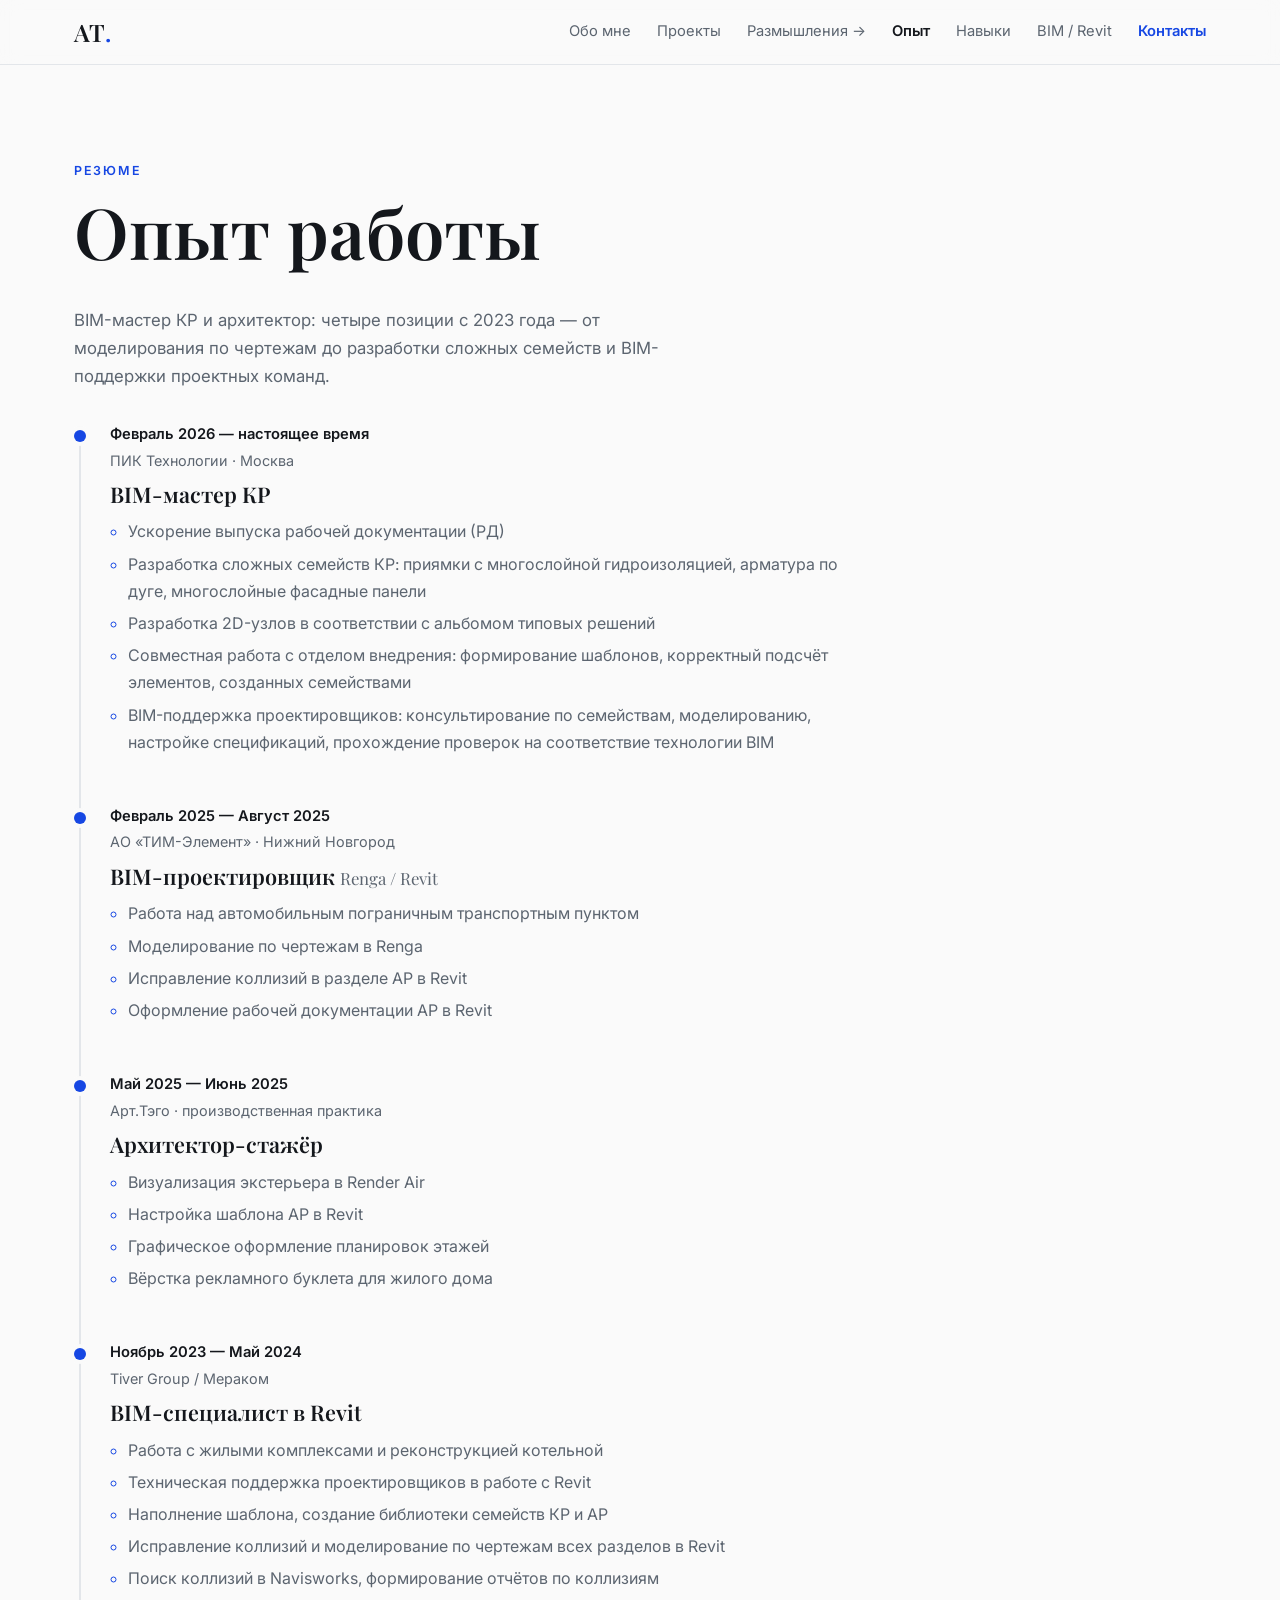
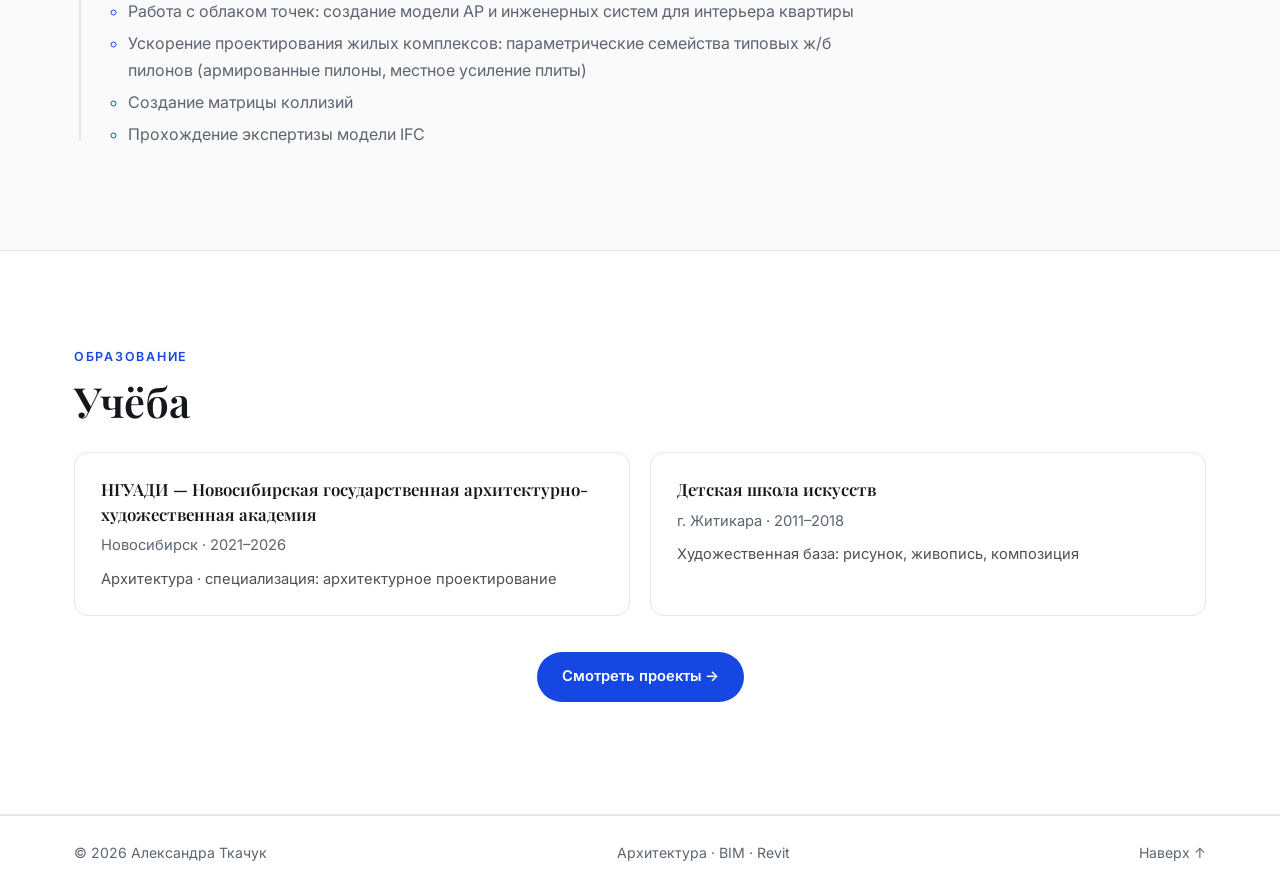
<file: experience.html>
<!DOCTYPE html>
<html lang="ru">
<head>
  <meta charset="UTF-8">
  <meta name="viewport" content="width=device-width, initial-scale=1.0">
  <title>Опыт работы — Александра Ткачук</title>
  <meta name="description" content="Опыт работы Александры Ткачук: BIM-мастер КР в ПИК Технологии, ТИМ-Элемент, Арт.Тэго, Tiver Group / Мераком. Образование НГУАДИ.">
  <meta property="og:title" content="Опыт работы — Александра Ткачук">
  <meta property="og:description" content="BIM-мастер КР · Revit · Navisworks · Renga. Образование НГУАДИ, 2021–2026.">
  <link rel="icon" href="data:image/svg+xml,%3Csvg xmlns='http://www.w3.org/2000/svg' viewBox='0 0 100 100'%3E%3Crect width='100' height='100' fill='%231647e3'/%3E%3Ctext x='50' y='68' font-size='52' text-anchor='middle' fill='white' font-family='Georgia'%3E%D0%90%D0%A2%3C/text%3E%3C/svg%3E">
  <link rel="preconnect" href="https://fonts.googleapis.com">
  <link rel="preconnect" href="https://fonts.gstatic.com" crossorigin>
  <link href="https://fonts.googleapis.com/css2?family=Inter:wght@300;400;500;600&family=Playfair+Display:ital,wght@0,400;0,600;1,400&display=swap" rel="stylesheet">
  <link rel="stylesheet" href="css/style.css?v=7">
</head>
<body>

  <header class="site-header" id="top">
    <div class="container header-inner">
      <a href="index.html" class="logo">АТ<span class="logo-dot">.</span></a>
      <nav class="nav">
        <a href="index.html#about">Обо мне</a>
        <a href="projects.html">Проекты</a>

        <a href="thoughts.html">Размышления <span class="nav-arrow">→</span></a>

        <a href="experience.html" class="is-current">Опыт</a>
        <a href="index.html#skills">Навыки</a>
        <a href="index.html#revit">BIM / Revit</a>
        <a href="index.html#contacts" class="nav-cta">Контакты</a>
      </nav>
      <button class="burger" id="burger" aria-label="Меню"><span></span><span></span><span></span></button>
    </div>
  </header>

  <main>
    <section class="section page-head">
      <div class="container reveal">
        <p class="section-overline">Резюме</p>
        <h1>Опыт работы</h1>
        <p class="page-lead">
          BIM-мастер КР и архитектор: четыре позиции с 2023 года — от моделирования
          по чертежам до разработки сложных семейств и BIM-поддержки проектных команд.
        </p>
      </div>
    </section>

    <section class="section section-flush">
      <div class="container">
        <ol class="timeline">

          <li class="xp-item reveal">
            <div class="xp-meta">
              <span class="xp-period">Февраль 2026 — настоящее время</span>
              <span class="xp-place">ПИК Технологии · Москва</span>
            </div>
            <div class="xp-main">
              <h2>BIM-мастер КР</h2>
              <ul>
                <li>Ускорение выпуска рабочей документации (РД)</li>
                <li>Разработка сложных семейств КР: приямки с многослойной гидроизоляцией, арматура по дуге, многослойные фасадные панели</li>
                <li>Разработка 2D-узлов в соответствии с альбомом типовых решений</li>
                <li>Совместная работа с отделом внедрения: формирование шаблонов, корректный подсчёт элементов, созданных семействами</li>
                <li>BIM-поддержка проектировщиков: консультирование по семействам, моделированию, настройке спецификаций, прохождение проверок на соответствие технологии BIM</li>
              </ul>
            </div>
          </li>

          <li class="xp-item reveal">
            <div class="xp-meta">
              <span class="xp-period">Февраль 2025 — Август 2025</span>
              <span class="xp-place">АО «ТИМ-Элемент» · Нижний Новгород</span>
            </div>
            <div class="xp-main">
              <h2>BIM-проектировщик <span class="xp-soft">Renga / Revit</span></h2>
              <ul>
                <li>Работа над автомобильным пограничным транспортным пунктом</li>
                <li>Моделирование по чертежам в Renga</li>
                <li>Исправление коллизий в разделе АР в Revit</li>
                <li>Оформление рабочей документации АР в Revit</li>
              </ul>
            </div>
          </li>

          <li class="xp-item reveal">
            <div class="xp-meta">
              <span class="xp-period">Май 2025 — Июнь 2025</span>
              <span class="xp-place">Арт.Тэго · производственная практика</span>
            </div>
            <div class="xp-main">
              <h2>Архитектор-стажёр</h2>
              <ul>
                <li>Визуализация экстерьера в Render Air</li>
                <li>Настройка шаблона АР в Revit</li>
                <li>Графическое оформление планировок этажей</li>
                <li>Вёрстка рекламного буклета для жилого дома</li>
              </ul>
            </div>
          </li>

          <li class="xp-item reveal">
            <div class="xp-meta">
              <span class="xp-period">Ноябрь 2023 — Май 2024</span>
              <span class="xp-place">Tiver Group / Мераком</span>
            </div>
            <div class="xp-main">
              <h2>BIM-специалист в Revit</h2>
              <ul>
                <li>Работа с жилыми комплексами и реконструкцией котельной</li>
                <li>Техническая поддержка проектировщиков в работе с Revit</li>
                <li>Наполнение шаблона, создание библиотеки семейств КР и АР</li>
                <li>Исправление коллизий и моделирование по чертежам всех разделов в Revit</li>
                <li>Поиск коллизий в Navisworks, формирование отчётов по коллизиям</li>
                <li>Работа с облаком точек: создание модели АР и инженерных систем для интерьера квартиры</li>
                <li>Ускорение проектирования жилых комплексов: параметрические семейства типовых ж/б пилонов (армированные пилоны, местное усиление плиты)</li>
                <li>Создание матрицы коллизий</li>
                <li>Прохождение экспертизы модели IFC</li>
              </ul>
            </div>
          </li>

        </ol>
      </div>
    </section>

    <section class="section section-alt">
      <div class="container">
        <div class="reveal">
          <p class="section-overline">Образование</p>
          <h2>Учёба</h2>
        </div>
        <div class="edu-grid">
          <div class="edu-card reveal">
            <h3>НГУАДИ — Новосибирская государственная архитектурно-художественная академия</h3>
            <p class="edu-meta">Новосибирск · 2021–2026</p>
            <em>Архитектура · специализация: архитектурное проектирование</em>
          </div>
          <div class="edu-card reveal delay-1">
            <h3>Детская школа искусств</h3>
            <p class="edu-meta">г. Житикара · 2011–2018</p>
            <em>Художественная база: рисунок, живопись, композиция</em>
          </div>
        </div>
        <p class="all-link reveal"><a class="btn btn-solid" href="projects.html">Смотреть проекты →</a></p>
      </div>
    </section>
  </main>

  <footer class="site-footer">
    <div class="container footer-inner">
      <span>© 2026 Александра Ткачук</span>
      <span>Архитектура · BIM · Revit</span>
      <a href="#top">Наверх ↑</a>
    </div>
  </footer>

  <script src="js/main.js?v=7"></script>
</body>
</html>
</file>
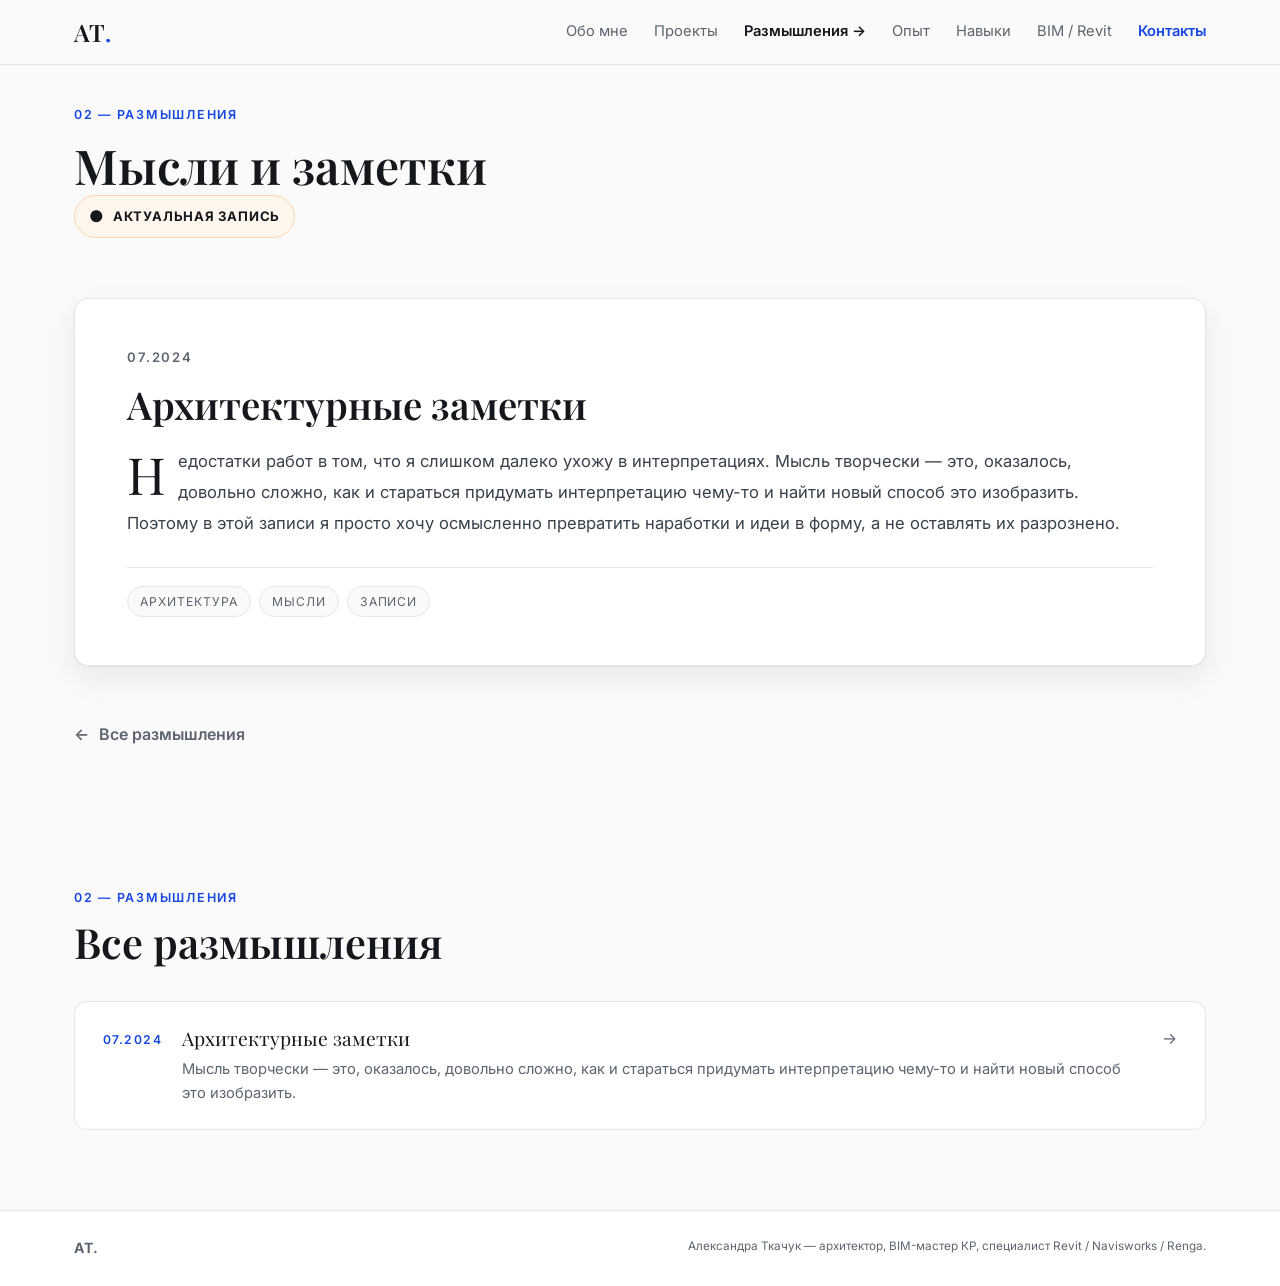
<file: thoughts.html>
<!DOCTYPE html>
<html lang="ru">
<head>
  <meta charset="UTF-8">
  <meta name="viewport" content="width=device-width, initial-scale=1.0">
  <title>Размышления — Александра Ткачук</title>
  <meta name="description" content="Размышления: мысли, заметки и архитектурные эссе.">
  <link rel="icon" href="data:image/svg+xml,%3Csvg xmlns='http://www.w3.org/2000/svg' viewBox='0 0 100 100'%3E%3Crect width='100' height='100' fill='%231647e3'/%3E%3Ctext x='50' y='68' font-size='52' text-anchor='middle' fill='white' font-family='Georgia'%3E%D0%90%D0%A2%3C/text%3E%3C/svg%3E">
  <link rel="preconnect" href="https://fonts.googleapis.com">
  <link rel="preconnect" href="https://fonts.gstatic.com" crossorigin>
  <link href="https://fonts.googleapis.com/css2?family=Inter:wght@300;400;500;600&family=Playfair+Display:ital,wght@0,400;0,600;1,400&display=swap" rel="stylesheet">
  <link rel="stylesheet" href="css/style.css?v=11">
</head>
<body>

  <header class="site-header" id="top">
    <div class="container header-inner">
      <a href="index.html" class="logo">АТ<span class="logo-dot">.</span></a>
      <nav class="nav">
        <a href="index.html#about">Обо мне</a>
        <a href="projects.html">Проекты</a>
        <a href="thoughts.html" class="is-current">Размышления <span class="nav-arrow">→</span></a>
        <a href="experience.html">Опыт</a>
        <a href="index.html#skills">Навыки</a>
        <a href="index.html#revit">BIM / Revit</a>
        <a href="index.html#contacts" class="nav-cta">Контакты</a>
      </nav>
      <button class="burger" id="burger" aria-label="Меню"><span></span><span></span><span></span></button>
    </div>
  </header>

  <main>

    <!-- HEADER -->
    <section class="section thoughts-page">
      <div class="container">
        <div class="thoughts-header">
          <p class="thoughts-overline">02 — Размышления</p>
          <h1 class="thoughts-title">Мысли и заметки</h1>
          <div class="thoughts-actual">
            <span class="thoughts-actual-icon">●</span>
            <span>АКТУАЛЬНАЯ ЗАПИСЬ</span>
          </div>
        </div>

        <!-- Актуальная статья -->
        <article class="thought-article">
          <p class="thought-date">07.2024</p>
          <h2 class="thought-title">Архитектурные заметки</h2>
          <div class="thought-body">
            <p>Недостатки работ в том, что я слишком далеко ухожу в интерпретациях. Мысль творчески — это, оказалось, довольно сложно, как и стараться придумать интерпретацию чему-то и найти новый способ это изобразить. Поэтому в этой записи я просто хочу осмысленно превратить наработки и идеи в форму, а не оставлять их разрознено.</p>
          </div>

          <div class="thought-tags">
            <span class="thought-tag">Архитектура</span>
            <span class="thought-tag">Мысли</span>
            <span class="thought-tag">Записи</span>
          </div>
        </article>

        <!-- Навигация -->
        <nav class="thoughts-nav">
          <a href="#articles" class="thoughts-nav-link">
            <span class="thoughts-nav-arrow">←</span>
            <span>Все размышления</span>
          </a>
        </nav>
      </div>
    </section>

    <!-- LIST OF ALL ARTICLES -->
    <section class="articles-section" id="articles">
      <div class="container">
        <div class="reveal">
          <p class="section-overline">02 — Размышления</p>
          <h2 class="section-title">Все размышления</h2>
        </div>

        <div class="articles-list">
          <a class="article-item" href="articles/01_Архитектурные.html">
            <div class="article-date">07.2024</div>
            <div class="article-content">
              <h3 class="article-title">Архитектурные заметки</h3>
              <p class="article-excerpt">Мысль творчески — это, оказалось, довольно сложно, как и стараться придумать интерпретацию чему-то и найти новый способ это изобразить.</p>
            </div>
            <span class="article-arrow">→</span>
          </a>
        </div>
      </div>
    </section>

  </main>

  <footer class="site-footer" id="footer">
    <div class="container footer-inner">
      <strong>АТ.</strong><br>
      <small>Александра Ткачук — архитектор, BIM-мастер КР, специалист Revit / Navisworks / Renga.</small>
    </div>
  </footer>

  <script src="js/main.js?v=11"></script>
</body>
</html>
</file>
<file: css/style.css>
/* ============================================================
   Портфолио Александры Ткачук — светлая галерейная тема
   ============================================================ */

:root {
  --bg: #fafafa;
  --surface: #ffffff;
  --ink: #14171c;
  --muted: #5c6570;
  --line: #e3e6ea;
  --accent: #1647e3;
  --accent-ink: #0d2f9e;
  --radius: 14px;
  --shadow: 0 1px 2px rgba(20, 23, 28, .05), 0 12px 32px rgba(20, 23, 28, .08);
  --font-sans: "Inter", system-ui, -apple-system, "Segoe UI", Roboto, sans-serif;
  --font-display: "Playfair Display", Georgia, "Times New Roman", serif;
  --container: 1180px;
}

* { box-sizing: border-box; }
html { scroll-behavior: smooth; }
body {
  margin: 0;
  font-family: var(--font-sans);
  color: var(--ink);
  background: var(--bg);
  line-height: 1.6;
  -webkit-font-smoothing: antialiased;
}

img { max-width: 100%; display: block; }
a { color: inherit; text-decoration: none; }
h1, h2, h3 { font-family: var(--font-display); font-weight: 600; line-height: 1.15; margin: 0 0 .5em; }
h1 { font-size: clamp(2.6rem, 6vw, 4.4rem); }
h2 { font-size: clamp(1.8rem, 3.4vw, 2.6rem); }
h3 { font-size: 1.18rem; margin-bottom: .4em; }
p { margin: 0 0 1em; }

.container { max-width: var(--container); margin: 0 auto; padding: 0 24px; }
.section { padding: 96px 0; }
.section-alt { background: var(--surface); border-top: 1px solid var(--line); border-bottom: 1px solid var(--line); }

.section-overline {
  font-size: .78rem; letter-spacing: .14em; text-transform: uppercase;
  color: var(--accent); font-weight: 600; margin: 0 0 10px;
}
.section-head { display: flex; flex-wrap: wrap; gap: 16px; align-items: flex-end; justify-content: space-between; margin-bottom: 40px; }

/* ---------- Header ---------- */
.site-header {
  position: sticky; top: 0; z-index: 50;
  background: rgba(250, 250, 250, .85);
  backdrop-filter: blur(10px);
  border-bottom: 1px solid var(--line);
}
.header-inner { display: flex; align-items: center; justify-content: space-between; height: 64px; }
.logo { font-family: var(--font-display); font-size: 1.5rem; font-weight: 600; letter-spacing: .02em; }
.logo-dot { color: var(--accent); }
.nav { display: flex; gap: 26px; font-size: .92rem; }
.nav a { color: var(--muted); transition: color .2s; }
.nav a:hover { color: var(--ink); }
.nav-cta { color: var(--accent) !important; font-weight: 600; }
.burger { display: none; background: none; border: 0; cursor: pointer; padding: 8px; }
.burger span { display: block; width: 22px; height: 2px; background: var(--ink); margin: 5px 0; transition: .25s; }

/* ---------- Hero ---------- */
.hero { padding: 84px 0 64px; position: relative; }
.hero-grid { display: grid; grid-template-columns: 1fr; gap: 28px; align-items: center; }
.hero-overline { color: var(--accent); font-weight: 600; letter-spacing: .12em; text-transform: uppercase; font-size: .8rem; margin-bottom: 14px; }
.hero-lead { color: var(--muted); font-size: 1.06rem; max-width: 54ch; }
.hero-actions { display: flex; gap: 14px; margin: 26px 0 30px; flex-wrap: wrap; }
.hero-tags { display: flex; flex-wrap: wrap; gap: 8px; }
.hero-tags span {
  font-size: .8rem; color: var(--muted);
  border: 1px solid var(--line); border-radius: 999px; padding: 5px 12px; background: var(--surface);
}
.hero-figure { margin: 0; }
.hero-figure img {
  border-radius: var(--radius); box-shadow: var(--shadow);
  aspect-ratio: 4 / 3; object-fit: cover; width: 100%;
}
.hero-figure figcaption { font-size: .8rem; color: var(--muted); margin-top: 10px; }
.hero-scroll { position: absolute; bottom: 18px; left: 50%; transform: translateX(-50%); color: var(--muted); font-size: 1.1rem; animation: bob 2s infinite; }
@keyframes bob { 0%, 100% { transform: translate(-50%, 0); } 50% { transform: translate(-50%, 8px); } }

/* ---------- Buttons ---------- */
.btn { display: inline-block; padding: 12px 24px; border-radius: 999px; font-size: .92rem; font-weight: 600; border: 1px solid transparent; transition: .2s; }
.btn-solid { background: var(--accent); color: #fff; }
.btn-solid:hover { background: var(--accent-ink); transform: translateY(-1px); }
.btn-ghost { border-color: var(--ink); color: var(--ink); }
.btn-ghost:hover { background: var(--ink); color: #fff; }

/* ---------- About ---------- */
.about-grid { display: grid; grid-template-columns: .52fr 1.48fr; gap: 48px; }
.about-text p { color: #39414b; }
.about-facts { list-style: none; margin: 22px 0 0; padding: 0; }
.about-facts li { padding: 12px 0; border-top: 1px solid var(--line); display: grid; grid-template-columns: 140px 1fr; gap: 12px; font-size: .95rem; }
.about-facts li:last-child { border-bottom: 1px solid var(--line); }
.about-facts strong { color: var(--muted); font-weight: 500; }

/* ---------- Projects ---------- */
.filters { display: flex; gap: 8px; flex-wrap: wrap; }
.filter {
  border: 1px solid var(--line); background: var(--bg); color: var(--muted);
  padding: 8px 16px; border-radius: 999px; cursor: pointer; font-size: .88rem; transition: .2s;
}
.filter:hover { color: var(--ink); border-color: var(--ink); }
.filter.is-active { background: var(--ink); color: #fff; border-color: var(--ink); }

.cards { display: grid; grid-template-columns: repeat(3, 1fr); gap: 28px; }
.card {
  background: var(--surface); border: 1px solid var(--line); border-radius: var(--radius);
  overflow: hidden; display: flex; flex-direction: column; transition: .25s;
}
.card:hover { transform: translateY(-4px); box-shadow: var(--shadow); }
.card.is-hidden { display: none; }
.card-media { position: relative; display: block; overflow: hidden; }
.card-media img { aspect-ratio: 4 / 3; object-fit: cover; width: 100%; transition: transform .4s; }
.card:hover .card-media img { transform: scale(1.04); }
.card-open {
  position: absolute; right: 12px; bottom: 12px;
  background: rgba(255,255,255,.92); color: var(--ink); font-size: .78rem; font-weight: 600;
  padding: 6px 12px; border-radius: 999px; opacity: 0; transition: .25s;
}
.card:hover .card-open { opacity: 1; }
.card-body { padding: 18px 20px 20px; display: flex; flex-direction: column; flex: 1; }
.card-cat { font-size: .76rem; letter-spacing: .1em; text-transform: uppercase; color: var(--accent); font-weight: 600; margin: 0 0 6px; }
.card-desc { color: var(--muted); font-size: .92rem; flex: 1; }
.card-tools { font-size: .8rem; color: var(--muted); border-top: 1px dashed var(--line); margin: 12px 0 0; padding-top: 10px; }

/* ---------- Skills ---------- */
.skills-grid { display: grid; grid-template-columns: repeat(3, 1fr); gap: 20px; margin-top: 36px; }
.skill { background: var(--surface); border: 1px solid var(--line); border-radius: var(--radius); padding: 22px; }
.skill p { color: var(--muted); font-size: .92rem; margin: 0; }

/* ---------- Revit families ---------- */
.revit-grid { display: grid; grid-template-columns: 1fr 1fr; gap: 48px; align-items: start; }
.revit-lead { color: var(--muted); }
.revit-list { margin: 0 0 24px; padding-left: 18px; color: #39414b; }
.revit-list li { margin-bottom: 6px; }
.revit-files { display: flex; flex-direction: column; gap: 12px; }
.revit-file {
  display: flex; align-items: center; gap: 14px;
  background: var(--surface); border: 1px solid var(--line); border-radius: var(--radius); padding: 14px 16px;
}
.rfa-badge {
  background: var(--accent); color: #fff; font-size: .72rem; font-weight: 700; letter-spacing: .08em;
  padding: 8px 10px; border-radius: 8px; flex-shrink: 0;
}
.revit-file strong { display: block; font-size: .95rem; }
.revit-file em { color: var(--muted); font-size: .82rem; }

/* ---------- Contacts ---------- */
.contacts { text-align: center; }
.contacts .section-overline { margin-bottom: 8px; }
.contacts-lead { max-width: 56ch; margin: 0 auto 34px; color: var(--muted); }
.contact-cards { display: flex; gap: 16px; justify-content: center; flex-wrap: wrap; }
.contact-card {
  background: var(--surface); border: 1px solid var(--line); border-radius: var(--radius);
  padding: 18px 26px; min-width: 210px; transition: .2s;
}
.contact-card:hover { border-color: var(--accent); transform: translateY(-2px); }
.contact-card strong { display: block; font-size: .78rem; letter-spacing: .1em; text-transform: uppercase; color: var(--muted); margin-bottom: 4px; }
.contact-card span { font-weight: 600; }
.contacts-note { margin-top: 26px; font-size: .84rem; color: var(--muted); }
.contacts-note code { background: var(--surface); border: 1px solid var(--line); padding: 2px 6px; border-radius: 6px; }

/* ---------- Footer ---------- */
.site-footer { border-top: 1px solid var(--line); padding: 26px 0; background: var(--surface); }
.footer-inner { display: flex; justify-content: space-between; gap: 12px; flex-wrap: wrap; color: var(--muted); font-size: .88rem; }
.footer-inner a:hover { color: var(--ink); }

/* ---------- Lightbox ---------- */
.lightbox {
  position: fixed; inset: 0; z-index: 100; background: rgba(20, 23, 28, .92);
  display: flex; align-items: center; justify-content: center; padding: 40px;
}
.lightbox[hidden] { display: none; }
.lb-stage { margin: 0; max-width: min(1100px, 92vw); text-align: center; }
.lb-stage img { max-height: 82vh; max-width: 100%; object-fit: contain; border-radius: 8px; box-shadow: 0 20px 60px rgba(0,0,0,.4); margin: 0 auto; }
.lb-stage figcaption { color: #cbd2da; font-size: .9rem; margin-top: 14px; }
.lb-close, .lb-prev, .lb-next {
  position: fixed; background: rgba(255,255,255,.1); color: #fff; border: 0; cursor: pointer;
  width: 46px; height: 46px; border-radius: 50%; font-size: 1.3rem; transition: .2s;
}
.lb-close:hover, .lb-prev:hover, .lb-next:hover { background: rgba(255,255,255,.25); }
.lb-close { top: 22px; right: 22px; }
.lb-prev { left: 22px; top: 50%; transform: translateY(-50%); }
.lb-next { right: 22px; top: 50%; transform: translateY(-50%); }

/* ---------- Reveal animation ---------- */
.reveal { opacity: 0; transform: translateY(22px); transition: opacity .7s ease, transform .7s ease; }
.reveal.is-visible { opacity: 1; transform: none; }
.delay-1 { transition-delay: .12s; }
.delay-2 { transition-delay: .24s; }

@media (prefers-reduced-motion: reduce) {
  .reveal { opacity: 1; transform: none; transition: none; }
  .hero-scroll { animation: none; }
}

/* ---------- Responsive ---------- */
@media (max-width: 1020px) {
  .cards { grid-template-columns: repeat(2, 1fr); }
  .skills-grid { grid-template-columns: repeat(2, 1fr); }
  .hero-grid, .about-grid, .revit-grid { grid-template-columns: 1fr; gap: 36px; }
  .hero-figure { order: -1; }
}
@media (max-width: 720px) {
  .section { padding: 64px 0; }
  .cards, .skills-grid { grid-template-columns: 1fr; }
  .nav {
    display: none; position: absolute; top: 64px; right: 0; left: 0;
    background: var(--surface); border-bottom: 1px solid var(--line);
    flex-direction: column; padding: 18px 24px; gap: 14px;
  }
  .nav.is-open { display: flex; }
  .burger { display: block; }
  .hero { padding: 48px 0 56px; }
  .about-facts li { grid-template-columns: 1fr; gap: 2px; }
  .lb-prev, .lb-next { top: auto; bottom: 20px; transform: none; }
  .lb-prev { left: 20px; } .lb-next { right: 20px; }
}

/* ---------- Заглушка вместо обложки на главной ---------- */
.card-media-ph {
  aspect-ratio: 4 / 3; display: flex; flex-direction: column; gap: 6px;
  align-items: flex-start; justify-content: flex-end; padding: 18px;
  background:
    linear-gradient(135deg, #d8dce2 0%, #c3c9d2 55%, #aeb6c2 100%);
  color: #2b313a;
}
.card-media-ph span {
  font-size: .72rem; letter-spacing: .14em; text-transform: uppercase; font-weight: 600; opacity: .75;
}
.card-media-ph strong { font-family: var(--font-display); font-size: 1.15rem; line-height: 1.2; }

/* ---------- Плашка «Опыт работы» ---------- */
.xp-plate {
  margin-top: 40px; padding: 28px 32px;
  display: flex; align-items: center; justify-content: space-between; gap: 24px; flex-wrap: wrap;
  background: var(--surface); border: 1px solid var(--line); border-radius: var(--radius);
  box-shadow: var(--shadow);
}
.xp-plate-title { font-size: 1.15rem; font-weight: 600; margin: 6px 0 4px; }
.xp-plate-sub { color: var(--muted); font-size: .95rem; }

/* ---------- Внутренние страницы ---------- */
.page-head { padding-bottom: 8px; }
.page-lead { max-width: 660px; color: var(--muted); font-size: 1.05rem; line-height: 1.65; margin-top: 14px; }
.section-flush { padding-top: 8px; }
.nav a.is-current { color: var(--ink); font-weight: 600; }
.all-link { margin-top: 36px; text-align: center; }

/* ---------- Таймлайн опыта ---------- */
.timeline { list-style: none; margin: 0; padding: 0; position: relative; }
.timeline::before {
  content: ""; position: absolute; left: 5px; top: 8px; bottom: 8px; width: 2px;
  background: var(--line);
}
.xp-item { position: relative; padding: 0 0 44px 36px; }
.xp-item:last-child { padding-bottom: 0; }
.xp-item::before {
  content: ""; position: absolute; left: 0; top: 7px; width: 12px; height: 12px; border-radius: 50%;
  background: var(--accent); box-shadow: 0 0 0 4px var(--bg);
}
.xp-meta { display: flex; flex-direction: column; gap: 2px; margin-bottom: 10px; }
.xp-period { font-weight: 600; font-size: .92rem; }
.xp-place { color: var(--muted); font-size: .9rem; }
.xp-main h2 { font-size: 1.35rem; margin: 0 0 12px; }
.xp-soft { color: var(--muted); font-weight: 400; font-size: 1.05rem; }
.xp-main ul { margin: 0; padding-left: 18px; color: var(--muted); line-height: 1.7; max-width: 760px; }
.xp-main li { margin-bottom: 5px; }
.xp-main li::marker { color: var(--accent); }

/* ---------- Образование ---------- */
.edu-grid { display: grid; grid-template-columns: repeat(2, 1fr); gap: 20px; margin-top: 28px; }
.edu-card { background: var(--surface); border: 1px solid var(--line); border-radius: var(--radius); padding: 24px 26px; }
.edu-card h3 { font-size: 1.05rem; margin: 0 0 8px; line-height: 1.45; }
.edu-meta { color: var(--muted); font-size: .92rem; margin: 0 0 8px; }
.edu-card em { font-style: normal; font-size: .92rem; color: var(--ink); opacity: .75; }

/* ---------- Листы альбома (projects.html) ---------- */
.sheets { display: grid; grid-template-columns: repeat(3, 1fr); gap: 28px; margin-top: 30px; }
.sheet { margin: 0; cursor: pointer; transition: transform .25s ease; outline: none; }
.sheet:hover, .sheet:focus-visible { transform: translateY(-4px); }
.sheet-media {
  aspect-ratio: 4 / 3; background: #fff; border: 1px solid var(--line); border-radius: 6px;
  overflow: hidden; display: flex; align-items: center; justify-content: center;
  box-shadow: var(--shadow); position: relative;
}
.sheet-media img { width: 100%; height: 100%; object-fit: cover; display: block; }
.sheet-ph { text-align: center; padding: 18px; }
.sheet-ph span { display: block; font-size: .72rem; letter-spacing: .22em; text-transform: uppercase; color: var(--muted); margin-bottom: 8px; }
.sheet-ph strong { display: block; font-size: 1rem; line-height: 1.4; }
.sheet-ph em { display: block; font-style: normal; color: var(--muted); font-size: .85rem; margin-top: 6px; }
.sheet figcaption { display: flex; align-items: baseline; gap: 10px; padding: 10px 2px 0; }
.sheet-num { font-size: .8rem; color: var(--muted); font-variant-numeric: tabular-nums; }
.sheet-title { font-weight: 600; font-size: .95rem; line-height: 1.4; }
.sheet-tag { margin-left: auto; color: var(--muted); font-size: .8rem; white-space: nowrap; }
.sheet.is-hidden { display: none; }

/* ---------- Лайтбокс: расширения ---------- */
.lb-canvas-holder img { max-height: 82vh; max-width: 100%; object-fit: contain; border-radius: 8px; box-shadow: 0 20px 60px rgba(0,0,0,.4); }
.lb-loading { color: #cbd2da; font-size: .95rem; padding: 60px 20px; }
.lb-loading a { color: #fff; }
.lb-caption { display: flex; align-items: baseline; gap: 14px; flex-wrap: wrap; justify-content: center; margin-top: 14px; }
.lb-caption strong { color: #fff; font-size: 1rem; }
.lb-caption span { color: #cbd2da; font-size: .9rem; }
.lb-counter { font-variant-numeric: tabular-nums; letter-spacing: .08em; }
.lb-album { color: #fff; font-size: .9rem; text-decoration: underline; text-underline-offset: 3px; }

/* ---------- Responsive: новые блоки ---------- */
@media (max-width: 1020px) {
  .sheets { grid-template-columns: repeat(2, 1fr); }
  .edu-grid { grid-template-columns: 1fr; }
}
@media (max-width: 720px) {
  .sheets { grid-template-columns: 1fr; gap: 22px; }
  .xp-item { padding-left: 28px; }
  .xp-plate { padding: 22px; }
  .lightbox { padding: 16px; }
}

/* ================= VALUES SLIDER ================= */

.values-section { padding-top: 0; }

.values-stage { display: flex; justify-content: center; }

.values-frame {
  position: relative;
  width: min(860px, 100%);
  background: var(--paper);
  border: 1px solid var(--line);
  border-radius: 14px;
  padding: 56px 64px 64px;
  overflow: hidden;
}

.values-pane { display: none; }
.values-pane.is-active { display: block; animation: values-fade .5s ease; }

@keyframes values-fade {
  from { opacity: 0; transform: translateX(24px); }
  to   { opacity: 1; transform: none; }
}

.values-list { list-style: none; margin: 0; padding: 0; }

.values-list li {
  padding: 14px 0;
  border-top: 1px solid var(--line);
  color: #39414b;
  font-size: .97rem;
  line-height: 1.65;
}

.values-list li:first-child { border-top: 0; padding-top: 4px; }
.values-list strong { display: block; margin-bottom: 4px; font-weight: 600; color: var(--ink); }

.values-goal {
  font-size: 1.15rem;
  line-height: 1.7;
  color: var(--ink);
  max-width: 34em;
}
.values-goal strong { font-weight: 600; }

.values-goal-sub {
  margin-top: 18px;
  color: #39414b;
  line-height: 1.7;
  max-width: 34em;
}

/* стрелка «дальше» */
.values-arrow {
  position: absolute;
  right: 20px; bottom: 20px;
  width: 48px; height: 48px;
  border: 1px solid var(--ink);
  background: var(--paper);
  border-radius: 50%;
  font-size: 1.25rem;
  line-height: 1;
  cursor: pointer;
  transition: background .25s, color .25s, transform .25s;
}

.values-arrow:hover {
  background: var(--ink);
  color: var(--paper);
  transform: translateX(3px);
}

/* точки-переключатели */
.values-dots { position: absolute; left: 64px; bottom: 32px; display: flex; gap: 8px; }

.values-dot {
  width: 9px; height: 9px;
  padding: 0;
  border: 1px solid var(--ink);
  background: transparent;
  border-radius: 50%;
  cursor: pointer;
  transition: background .25s;
}

.values-dot.is-active { background: var(--ink); }

@media (max-width: 720px) {
  .values-frame { padding: 40px 24px 72px; }
  .values-dots { left: 24px; bottom: 28px; }
}

/* ================= ABOUT v2 ================= */

#about h2 {
  font-family: 'Inter', sans-serif;
  font-size: clamp(1.35rem, 2.4vw, 1.8rem);
  font-weight: 500;
  letter-spacing: .01em;
}

.about-interests-label { margin: 20px 0 6px; font-weight: 600; color: var(--ink); }

.about-interests { list-style: none; margin: 0; padding: 0; }

.about-interests li {
  position: relative;
  padding: 7px 0 7px 18px;
  color: #39414b;
  font-size: .97rem;
  line-height: 1.6;
}

.about-interests li::before {
  content: '';
  position: absolute;
  left: 0; top: .95em;
  width: 6px; height: 6px;
  border-radius: 50%;
  background: var(--ink);
}

.about-interests strong { font-weight: 600; color: var(--ink); }

.about-next-row {
  display: inline-flex;
  align-items: center;
  gap: 10px;
  margin-top: 26px;
  font-weight: 600;
  color: var(--ink);
  text-decoration: none;
}

.about-next-row span:last-child { transition: transform .25s; }
.about-next-row:hover span:last-child { transform: translateX(5px); }

/* ================= BIM-вьюер в разделе Revit ================= */

.revit-viewer-lead { color: #39414b; margin: 0 0 14px; font-size: .95rem; }

#aps-family-host.aps-mount { background: #101216; }

/* ================= Плашка «Портфолио» + сетка листов ================= */

.portfolio-plate { padding-bottom: 40px; }

.portfolio-plate-head {
  display: flex; align-items: flex-end; justify-content: space-between;
  gap: 24px; margin-bottom: 26px; flex-wrap: wrap;
}
.portfolio-plate-head h2 {
  font-family: var(--font-display); font-weight: 400;
  font-size: clamp(1.8rem, 3.6vw, 2.6rem); margin: 0 0 6px;
}
.portfolio-plate-head .page-lead { max-width: 34em; margin: 0; }

.portfolio-plate-thumbs {
  display: grid; grid-template-columns: repeat(4, 1fr); gap: 14px;
}
.plate-thumb {
  margin: 0; border: 1px solid var(--line); border-radius: 10px;
  overflow: hidden; background: var(--surface); aspect-ratio: 1.41;
}
.plate-thumb canvas { width: 100%; height: 100%; object-fit: cover; display: block; }

/* модальная сетка листов портфолио */
.pf-grid-overlay {
  position: fixed; inset: 0; z-index: 80;
  background: var(--bg); overflow: hidden;
  display: flex; flex-direction: column;
}
.pf-grid-overlay[hidden] { display: none; }

.pf-grid-header {
  display: flex; align-items: center; justify-content: space-between;
  padding: 14px 28px; border-bottom: 1px solid var(--line);
  background: var(--surface);
}
.pf-grid-header strong { font-family: var(--font-display); font-weight: 400; font-size: 1.15rem; }
.pf-grid-header span { margin-left: 14px; color: var(--muted); font-size: .88rem; }

.pf-grid-scroll {
  overflow-y: auto; padding: 26px;
  display: grid; grid-template-columns: repeat(auto-fill, minmax(280px, 1fr)); gap: 18px;
  align-content: start;
}
.pf-cell {
  margin: 0; cursor: zoom-in; border: 1px solid var(--line);
  border-radius: 10px; overflow: hidden; background: var(--surface);
  transition: box-shadow .2s, transform .2s;
}
.pf-cell:hover { box-shadow: var(--shadow); transform: translateY(-2px); }
.pf-cell canvas { width: 100%; display: block; }
.pf-cell figcaption {
  padding: 8px 12px; font-size: .82rem; color: var(--muted);
  border-top: 1px solid var(--line);
}
.pf-cell.is-broken::after {
  content: 'лист недоступен'; display: block; padding: 30px;
  color: var(--muted); font-size: .85rem; text-align: center;
}
.pf-loading { color: var(--muted); padding: 40px; grid-column: 1/-1; }

/* увеличение одного листа */
.pf-viewer {
  position: fixed; inset: 0; z-index: 90;
  background: rgba(10, 10, 12, .96);
  display: flex; align-items: center; justify-content: center;
}
.pf-viewer[hidden] { display: none; }
.pf-v-stage { margin: 0; max-width: min(92vw, 1200px); max-height: 86vh; display: flex; }
.pf-v-stage canvas {
  max-width: 100%; max-height: 86vh; object-fit: contain;
  background: #fff; border-radius: 6px; box-shadow: 0 20px 60px rgba(0,0,0,.5);
}
.pf-v-close, .pf-v-arrow {
  position: absolute; z-index: 2;
  appearance: none; border: 1px solid rgba(255,255,255,.25);
  background: rgba(255,255,255,.08); color: #fff;
  border-radius: 50%; cursor: pointer;
  width: 44px; height: 44px; font-size: 1.3rem; line-height: 1;
}
.pf-v-close { top: 18px; right: 18px; }
.pf-v-arrow { top: 50%; transform: translateY(-50%); }
.pf-v-prev { left: 18px; }
.pf-v-next { right: 18px; }
.pf-v-close:hover, .pf-v-arrow:hover { background: rgba(255,255,255,.2); }
.pf-v-counter {
  position: absolute; bottom: 16px; left: 50%; transform: translateX(-50%);
  color: #bbb; font-size: .85rem; margin: 0;
}

@media (max-width: 720px) {
  .portfolio-plate-thumbs { grid-template-columns: repeat(2, 1fr); }
  .pf-grid-scroll { grid-template-columns: repeat(2, 1fr); padding: 14px; gap: 10px; }
  .pf-v-prev { left: 8px; } .pf-v-next { right: 8px; }
}

/* ---------- разделители курсов в списке проектов ---------- */

.course-divider {
  grid-column: 1 / -1;
  display: flex; align-items: center; gap: 16px;
  margin: 26px 0 6px;
}
.course-divider:first-child { margin-top: 0; }
.course-divider span {
  font-size: .8rem; font-weight: 600; letter-spacing: .14em;
  text-transform: uppercase; color: var(--muted); white-space: nowrap;
}
.course-divider::after { content: ''; height: 1px; background: var(--line); flex: 1; opacity: .7; }

.case-mark {
  font-style: normal; font-size: .72rem; font-weight: 600;
  color: var(--accent); border: 1px solid currentColor;
  border-radius: 999px; padding: 1px 8px; margin-left: 8px;
  vertical-align: 2px; letter-spacing: .04em;
}

/* ================= Карусель «Обо мне → Ценности → Цель» ================= */

.about-carousel { position: relative; overflow: hidden; }
.about-track {
  display: flex;
  transition: transform .55s cubic-bezier(.4, 0, .2, 1);
}
.about-pane {
  min-width: 100%;
  box-sizing: border-box;
  padding-right: 8px;
}
.about-controls {
  display: flex; align-items: center; gap: 22px;
  margin-top: 28px;
}
.about-dots { display: flex; gap: 8px; }
.about-dot {
  appearance: none; width: 8px; height: 8px; border-radius: 50%;
  border: 1px solid var(--ink); background: transparent; cursor: pointer; padding: 0;
}
.about-dot.is-active { background: var(--ink); }
.about-arrow {
  appearance: none; border: 1px solid var(--ink); background: transparent;
  border-radius: 50%; width: 44px; height: 44px; cursor: pointer;
  font-size: 1.1rem; color: var(--ink); line-height: 1;
  transition: background .2s, color .2s;
}
.about-arrow:hover { background: var(--ink); color: #fff; }

/* ================= Плашка «Все проекты» ================= */

.all-plate {
  margin-top: 34px;
  display: flex; align-items: center; justify-content: space-between; gap: 18px;
  padding: 26px 30px;
  border: 1px solid var(--line); border-radius: 14px;
  background: var(--surface);
  text-decoration: none;
  transition: box-shadow .25s, transform .25s, border-color .25s;
}
.all-plate:hover {
  box-shadow: var(--shadow); transform: translateY(-2px);
  border-color: var(--ink);
}
.all-plate-text strong {
  display: block; font-family: var(--font-display); font-weight: 400;
  font-size: 1.3rem; color: var(--ink);
}
.all-plate-text em { font-style: normal; color: var(--muted); font-size: .92rem; }
.all-plate-arrow { font-size: 1.6rem; color: var(--ink); transition: transform .25s; }
.all-plate:hover .all-plate-arrow { transform: translateX(6px); }

/* ================= Пустой кейс-стади ================= */

.case-blank-note {
  margin-top: 26px; padding: 28px;
  border: 1px dashed var(--line); border-radius: 14px;
  background: var(--surface);
}
.case-blank-note p { max-width: 46em; }

/* подпись листа: номер сразу под изображением */
.sheet figcaption { padding: 6px 2px 0; }

/* ================= Дополнительная навигация в разделе ================= */

.section-head-extra {
  margin-left: auto;
}

.section-extra-link {
  display: inline-flex;
  align-items: center;
  gap: 6px;
  font-size: .85rem;
  font-weight: 500;
  color: var(--ink);
  text-decoration: none;
  transition: gap .2s;
}

.section-extra-link:hover {
  gap: 12px;
}

.section-extra-arrow {
  transition: transform .2s;
}

.section-extra-link:hover .section-extra-arrow {
  transform: translateX(4px);
}



.thought-date {
  font-size: .8rem;
  letter-spacing: .14em;
  text-transform: uppercase;
  color: var(--accent);
  font-weight: 600;
  margin: 0 0 14px;
}

.thought-title {
  font-family: var(--font-display);
  font-size: clamp(1.6rem, 3vw, 2.2rem);
  margin: 0 0 24px;
  line-height: 1.3;
}

.thought-body {
  color: #39414b;
  font-size: 1.04rem;
  line-height: 1.8;
}

.thought-body p {
  margin: 0 0 1.4em;
}

.thought-body p:first-child::first-letter {
  font-family: var(--font-display);
  font-size: 3.2rem;
  float: left;
  line-height: 0.8;
  padding: 8px 12px 0 0;
  color: var(--ink);
}

.thought-tags {
  display: flex;
  flex-wrap: wrap;
  gap: 8px;
  margin-top: 32px;
  padding-top: 20px;
  border-top: 1px solid var(--line);
}

.thought-tag {
  font-size: .76rem;
  letter-spacing: .08em;
  text-transform: uppercase;
  color: var(--muted);
  background: var(--bg);
  border: 1px solid var(--line);
  padding: 5px 12px;
  border-radius: 999px;
}

.thought-nav {
  display: flex;
  justify-content: space-between;
  align-items: center;
  margin-top: 20px;
}

.thought-nav-link {
  display: inline-flex;
  align-items: center;
  gap: 8px;
  color: var(--muted);
  text-decoration: none;
  font-size: .92rem;
  transition: color .2s, gap .2s;
}

.thought-nav-link:hover {
  color: var(--ink);
  gap: 14px;
}

.thought-nav-arrow {
  transition: transform .2s;
}

.thought-nav-link:hover .thought-nav-arrow {
  transform: translateX(4px);
}

.thought-overline {
  font-size: .78rem;
  letter-spacing: .14em;
  text-transform: uppercase;
  color: var(--accent);
  font-weight: 600;
  margin: 0 0 6px;
}

/* ===== Страница размышлений ===== */

.thoughts-page {
  padding: 40px 0 60px;
}

.thoughts-header {
  max-width: 820px;
  margin-bottom: 32px;
}

.thoughts-overline {
  font-size: .78rem;
  letter-spacing: .14em;
  text-transform: uppercase;
  color: var(--accent);
  font-weight: 600;
  margin: 0 0 12px;
}

.thoughts-title {
  font-family: var(--font-display);
  font-size: clamp(2rem, 4vw, 3rem);
  line-height: 1.2;
  margin: 0;
}

.thoughts-actual {
  display: inline-flex;
  align-items: center;
  gap: 8px;
  padding: 8px 14px;
  background: #fff7ed;
  color: var(--accent-dark);
  border: 1px solid #fed7aa;
  border-radius: 999px;
  font-size: .82rem;
  font-weight: 700;
  letter-spacing: .06em;
  margin-bottom: 28px;
}

.thoughts-actual-icon {
  font-size: 1rem;
}

.thought-article {
  background: var(--surface);
  border: 1px solid var(--line);
  border-radius: 14px;
  padding: 48px 52px;
  margin-bottom: 32px;
  box-shadow: var(--shadow);
}

.thought-date {
  font-size: .82rem;
  color: var(--muted);
  margin: 0 0 12px;
}

.thought-title {
  font-family: var(--font-display);
  font-size: clamp(1.8rem, 3.4vw, 2.4rem);
  line-height: 1.25;
  margin: 0 0 18px;
}

.thought-body {
  color: #39414b;
  font-size: 1.04rem;
  line-height: 1.85;
}

.thought-body p {
  margin: 0 0 1.4em;
}

.thought-body p:first-child::first-letter {
  font-family: var(--font-display);
  font-size: 3.2rem;
  float: left;
  line-height: 0.8;
  padding: 8px 12px 0 0;
  color: var(--ink);
}

.thought-tags {
  display: flex;
  flex-wrap: wrap;
  gap: 8px;
  margin-top: 28px;
  padding-top: 18px;
  border-top: 1px solid var(--line);
}

.thought-tag {
  font-size: .76rem;
  letter-spacing: .08em;
  text-transform: uppercase;
  color: var(--muted);
  background: var(--bg);
  border: 1px solid var(--line);
  padding: 5px 12px;
  border-radius: 999px;
}

.thoughts-nav {
  display: flex;
  justify-content: space-between;
  align-items: center;
  padding: 24px 0 0;
}

.thoughts-nav-link {
  display: inline-flex;
  align-items: center;
  gap: 10px;
  color: var(--muted);
  text-decoration: none;
  font-weight: 600;
  transition: color .2s;
}

.thoughts-nav-link:hover {
  color: var(--ink);
}

.thoughts-nav-arrow {
  transition: transform .2s;
}

.thoughts-nav-link:hover .thoughts-nav-arrow {
  transform: translateX(4px);
}

/* ================= Список статей (каталог) ================= */

.articles-section {
  padding: 80px 0;
}

.articles-list {
  display: grid;
  gap: 24px;
  margin-top: 36px;
}

.article-item {
  display: flex;
  gap: 20px;
  padding: 24px 28px;
  background: var(--surface);
  border: 1px solid var(--line);
  border-radius: 12px;
  transition: transform .2s, box-shadow .2s, border-color .2s;
  text-decoration: none;
}

.article-item:hover {
  transform: translateY(-2px);
  box-shadow: var(--shadow);
  border-color: var(--ink);
}

.article-date {
  font-size: .76rem;
  letter-spacing: .12em;
  text-transform: uppercase;
  color: var(--accent);
  font-weight: 600;
  flex-shrink: 0;
  padding-top: 4px;
}

.article-content {
  flex: 1;
}

.article-title {
  font-family: var(--font-display);
  font-size: 1.2rem;
  font-weight: 600;
  margin: 0 0 6px;
  line-height: 1.35;
  color: var(--ink);
}

.article-excerpt {
  color: var(--muted);
  font-size: .92rem;
  line-height: 1.6;
  margin: 0 0 14px;
  display: -webkit-box;
  -webkit-line-clamp: 2;
  -webkit-box-orient: vertical;
  overflow: hidden;
}

.article-arrow {
  flex-shrink: 0;
  color: var(--muted);
  transition: transform .2s, color .2s;
}

.article-item:hover .article-arrow {
  color: var(--ink);
  transform: translateX(4px);
}

/* ================= Статьи (отдельные страницы) ================= */

.articles-section {
  padding: 80px 0;
}

.articles-list {
  display: grid;
  gap: 24px;
  margin-top: 36px;
}

.article-item {
  display: flex;
  gap: 20px;
  padding: 24px 28px;
  background: var(--surface);
  border: 1px solid var(--line);
  border-radius: 12px;
  transition: transform .2s, box-shadow .2s, border-color .2s;
  text-decoration: none;
}

.article-item:hover {
  transform: translateY(-2px);
  box-shadow: var(--shadow);
  border-color: var(--ink);
}

.article-date {
  font-size: .76rem;
  letter-spacing: .12em;
  text-transform: uppercase;
  color: var(--accent);
  font-weight: 600;
  flex-shrink: 0;
  padding-top: 4px;
}

.article-content {
  flex: 1;
}

.article-title {
  font-family: var(--font-display);
  font-size: 1.2rem;
  font-weight: 400;
  margin: 0 0 6px;
  line-height: 1.35;
  color: var(--ink);
}

.article-excerpt {
  color: var(--muted);
  font-size: .92rem;
  line-height: 1.6;
  margin: 0;
  display: -webkit-box;
  -webkit-line-clamp: 2;
  -webkit-box-orient: vertical;
  overflow: hidden;
}

.article-arrow {
  flex-shrink: 0;
  color: var(--muted);
  transition: transform .2s, color .2s;
}

.article-item:hover .article-arrow {
  color: var(--ink);
  transform: translateX(4px);
}

/* ================= Статьи (отдельные страницы) ================= */

.article-page-header {
  padding-bottom: 32px;
}

.article-page-header .section-overline {
  margin-bottom: 8px;
}

.article-page-title {
  font-family: var(--font-display);
  font-size: clamp(2rem, 4vw, 3rem);
  margin: 0 0 16px;
  line-height: 1.2;
}

.article-page-meta {
  display: flex;
  gap: 16px;
  align-items: center;
  flex-wrap: wrap;
  margin-bottom: 36px;
  padding-bottom: 20px;
  border-bottom: 1px solid var(--line);
}

.article-meta-date {
  font-size: .82rem;
  color: var(--muted);
}

.article-meta-tag {
  font-size: .76rem;
  letter-spacing: .08em;
  text-transform: uppercase;
  color: var(--accent);
  font-weight: 600;
  background: var(--bg);
  border: 1px solid var(--line);
  padding: 4px 10px;
  border-radius: 999px;
}

.article-content-page {
  max-width: 720px;
  color: #39414b;
  font-size: 1.04rem;
  line-height: 1.85;
}

.article-content-page p {
  margin: 0 0 1.5em;
}

.article-content-page p:first-child::first-letter {
  font-family: var(--font-display);
  font-size: 3.6rem;
  float: left;
  line-height: 0.8;
  padding: 10px 14px 0 0;
  color: var(--ink);
}

.article-content-page h2 {
  font-size: 1.5rem;
  margin: 2em 0 0.8em;
}

.article-content-page h3 {
  font-size: 1.15rem;
  margin: 1.5em 0 0.6em;
  color: var(--ink);
}

.article-content-page blockquote {
  margin: 2em 0;
  padding: 20px 28px;
  background: var(--bg);
  border-left: 3px solid var(--accent);
  border-radius: 0 8px 8px 0;
  font-style: italic;
  color: var(--muted);
}

.article-nav-back {
  display: inline-flex;
  align-items: center;
  gap: 8px;
  color: var(--muted);
  text-decoration: none;
  font-size: .9rem;
  margin-top: 40px;
  padding: 12px 0;
  transition: color .2s, gap .2s;
}

.article-nav-back:hover {
  color: var(--ink);
  gap: 14px;
}

/* ================= Страница-сетка портфолио (portfolio.html) ================= */

.pf-page-grid {
  display: grid;
  grid-template-columns: repeat(auto-fill, minmax(280px, 1fr));
  gap: 20px;
  align-items: start;
}
.pf-page-grid .pf-cell {
  margin: 0; cursor: zoom-in;
  border: 1px solid var(--line); border-radius: 10px;
  overflow: hidden; background: var(--surface);
  transition: box-shadow .2s, transform .2s;
  display: flex; flex-direction: column;
}
.pf-page-grid .pf-cell:hover { box-shadow: var(--shadow); transform: translateY(-2px); }
.pf-page-grid .pf-cell canvas { width: 100%; height: auto; display: block; }
.pf-page-grid .pf-cell figcaption {
  padding: 8px 12px;
  border-top: 1px solid var(--line);
  font-size: .82rem; color: var(--muted);
  font-variant-numeric: tabular-nums;
}
.pf-page-grid .pf-cell.is-broken::after {
  content: 'лист недоступен'; display: block; padding: 30px;
  color: var(--muted); font-size: .85rem; text-align: center;
}

/* ================= v9: hero на весь экран, BIM в Revit, карусель ================= */

/* --- Hero: занимает первый экран --- */
.hero {
  min-height: calc(100vh - 64px);
  display: flex;
  align-items: flex-start;
}
.hero .hero-grid { width: 100%; align-content: start; }
.hero .hero-overline { margin-top: clamp(48px, 12vh, 140px); }

/* --- «Обо мне»: карточка с текстом налево --- */
.about-pane {
  background: var(--paper);
  border: 1px solid var(--line);
  border-radius: 14px;
  padding: 44px 52px;
  text-align: left;
}
.about-pane p,
.about-pane li,
.about-pane .about-interests-label { text-align: left; }
.about-pane .section-overline {
  text-align: left;
  margin-bottom: 18px;
  font-size: .82rem;
}
.about-pane p:first-child { margin-top: 0; }
.about-pane li strong,
.about-pane p strong { font-weight: 600; }
.about-pane p,
.about-pane li { font-size: 1.02rem; line-height: 1.65; }

/* --- BIM в Revit: шапка + вьюер на всю ширину + лента семейств --- */
.revit-head {
  display: flex; align-items: flex-end; justify-content: space-between;
  gap: 28px; flex-wrap: wrap; margin-bottom: 26px;
}
.revit-head .revit-lead { max-width: 46ch; margin: 0; }
.revit-viewer-wide {
  height: clamp(420px, 62vh, 640px);
  border-radius: 16px;
  border: 1px solid var(--line);
  overflow: hidden;
}
.revit-viewer-wide.aps-mount { background: #101216; }
.revit-files-band { margin-top: 26px; }
.revit-files-title {
  font-weight: 600; margin: 0 0 14px; color: var(--ink);
}
.revit-files-band .revit-files { flex-direction: row; flex-wrap: wrap; }
.revit-files-band .revit-file {
  flex: 1 1 260px; min-width: 240px;
}
.revit-file a { color: var(--accent); font-weight: 600; text-decoration: none; margin-left: 4px; }
.revit-file a:hover { text-decoration: underline; }

@media (max-width: 860px) {
  .hero .hero-overline { margin-top: 40px; }
  .about-pane { padding: 30px 24px; }
  .revit-viewer-wide { height: clamp(320px, 50vh, 480px); }
}

/* ================= v10: «Обо мне» выше, карточка компактнее ================= */

/* hero чуть ниже — «Обо мне» ближе к первому экрану */
.hero { min-height: calc(88vh - 64px); }
.hero .hero-overline { margin-top: clamp(28px, 7vh, 80px); }

/* карусель: высота по активному слайду (height ставит main.js) */
.about-track { position: relative; transition: height .45s cubic-bezier(.4,0,.2,1), transform .55s cubic-bezier(.4,0,.2,1); }
.about-pane { position: absolute; top: 0; left: 0; width: 100%; min-width: 100%; }
.about-controls { margin-top: 18px; }

/* крупнее текст, заголовки-оверлайны в карточке */
.about-pane p, .about-pane li { font-size: 1.08rem; line-height: 1.7; }
.about-pane .section-overline { font-size: .84rem; letter-spacing: .14em; margin-bottom: 14px; }
.about-pane p + .section-overline { margin-top: 26px; }

@media (max-width: 860px) {
  .hero { min-height: calc(78vh - 64px); }
}

/* сетка портфолио: одинаковая высота ячеек — фиксированное соотношение canvas */
.pf-page-grid .pf-cell { display: flex; flex-direction: column; }
.pf-page-grid .pf-cell canvas {
  width: 100%; aspect-ratio: 3 / 2;
  object-fit: contain; background: #fff;
}
.pf-page-grid .pf-cell figcaption { white-space: nowrap; }
</file>
